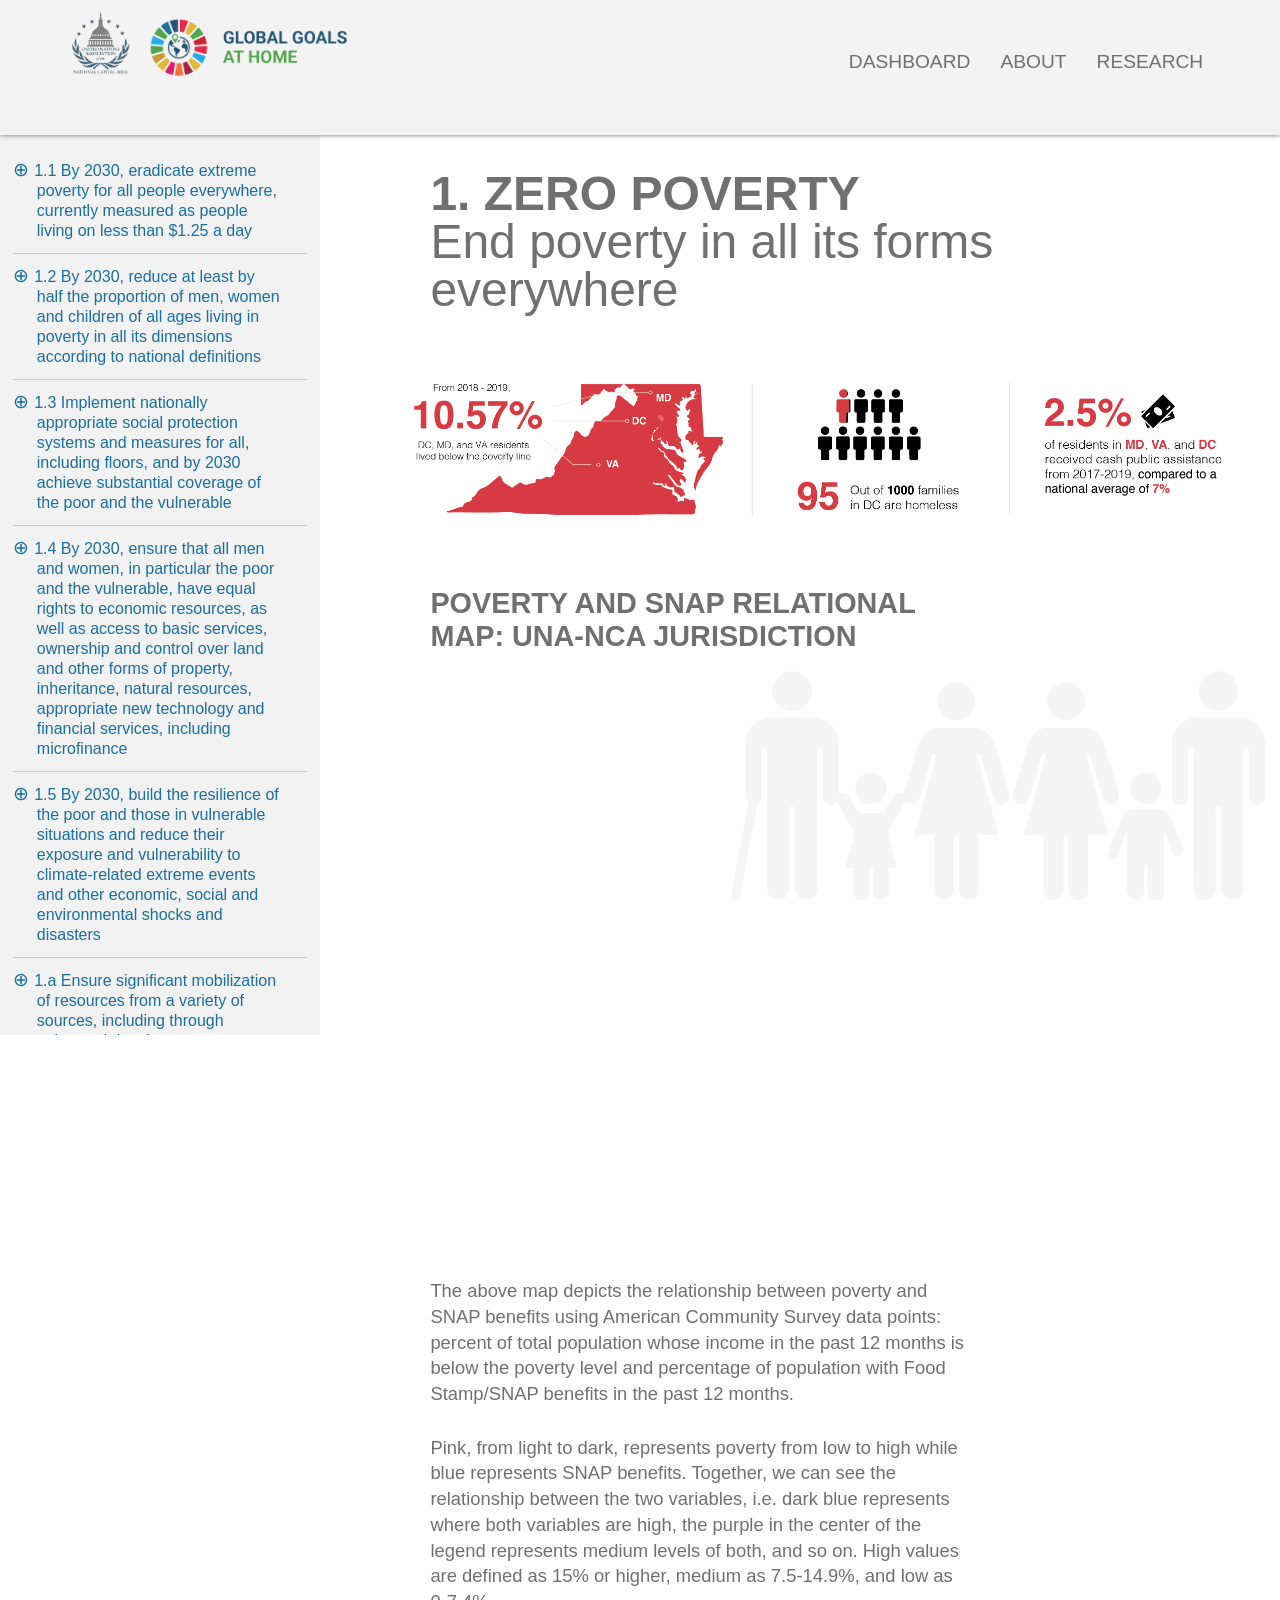
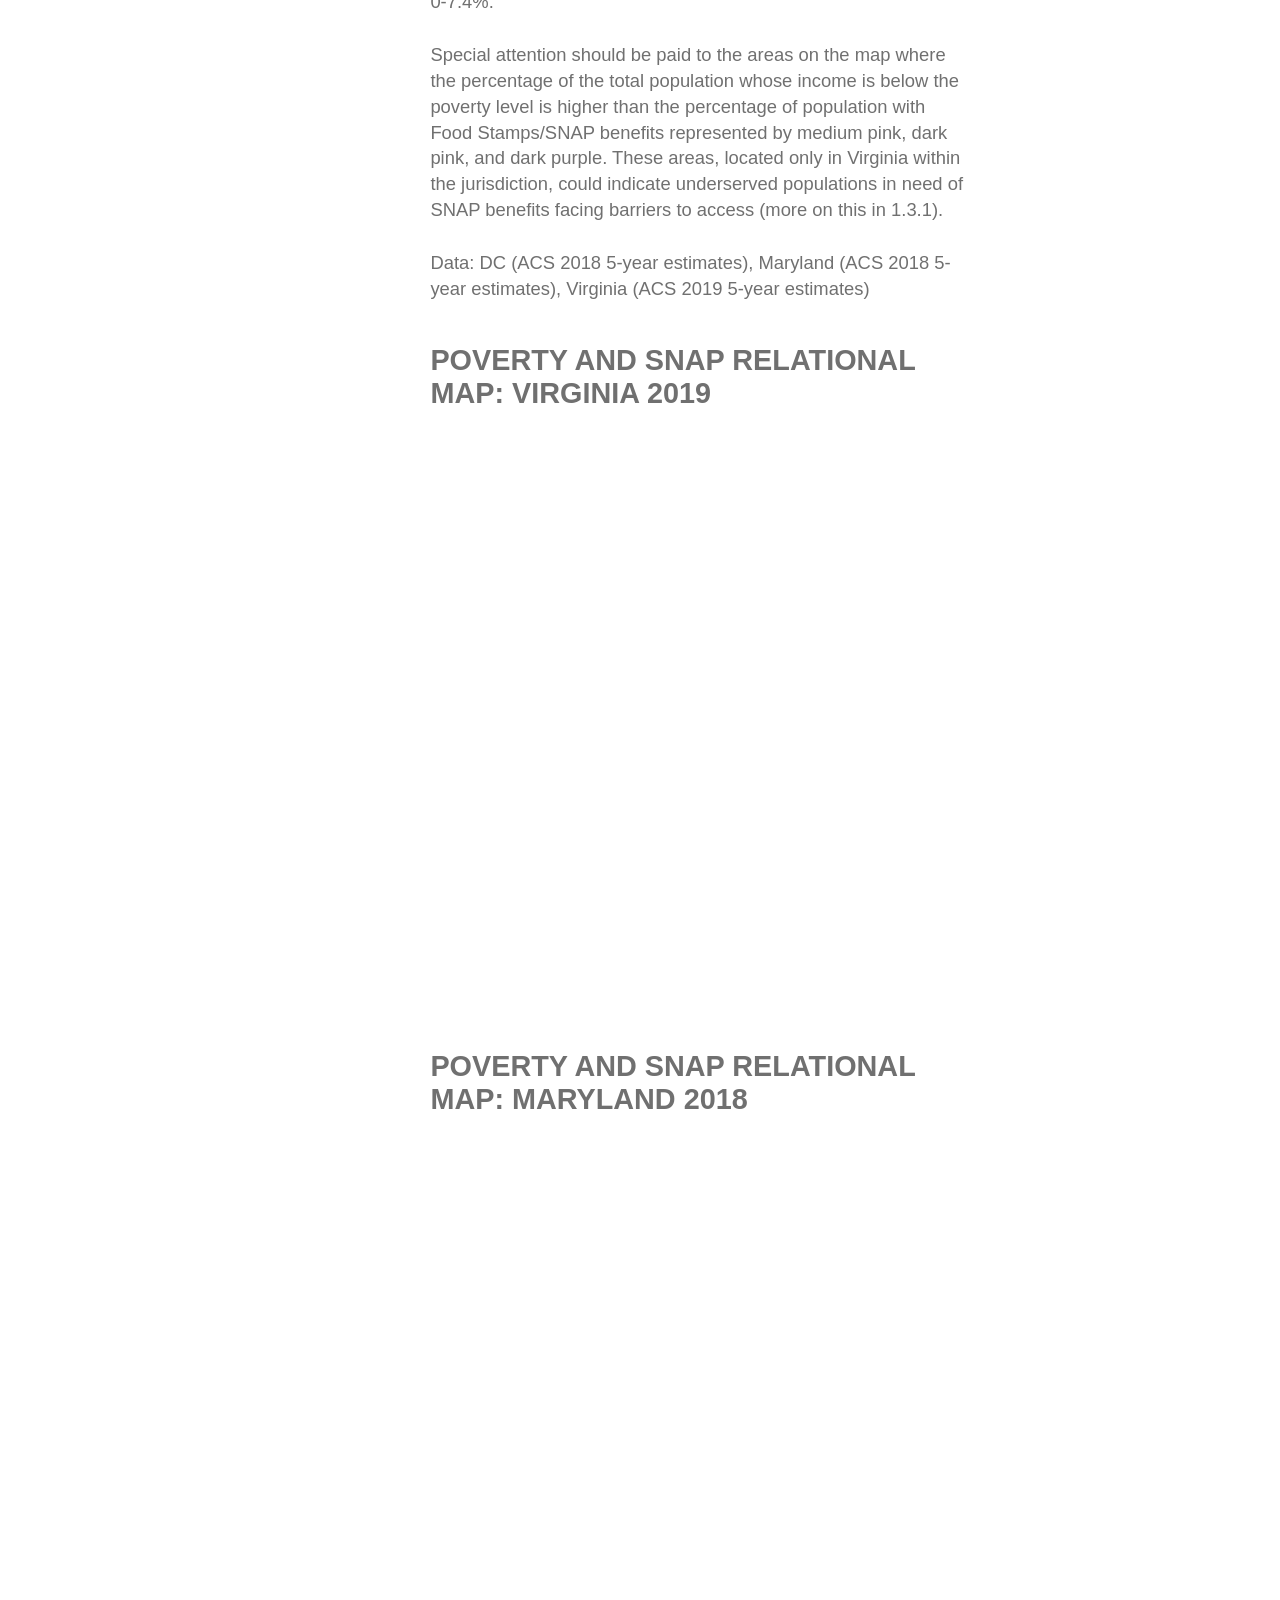
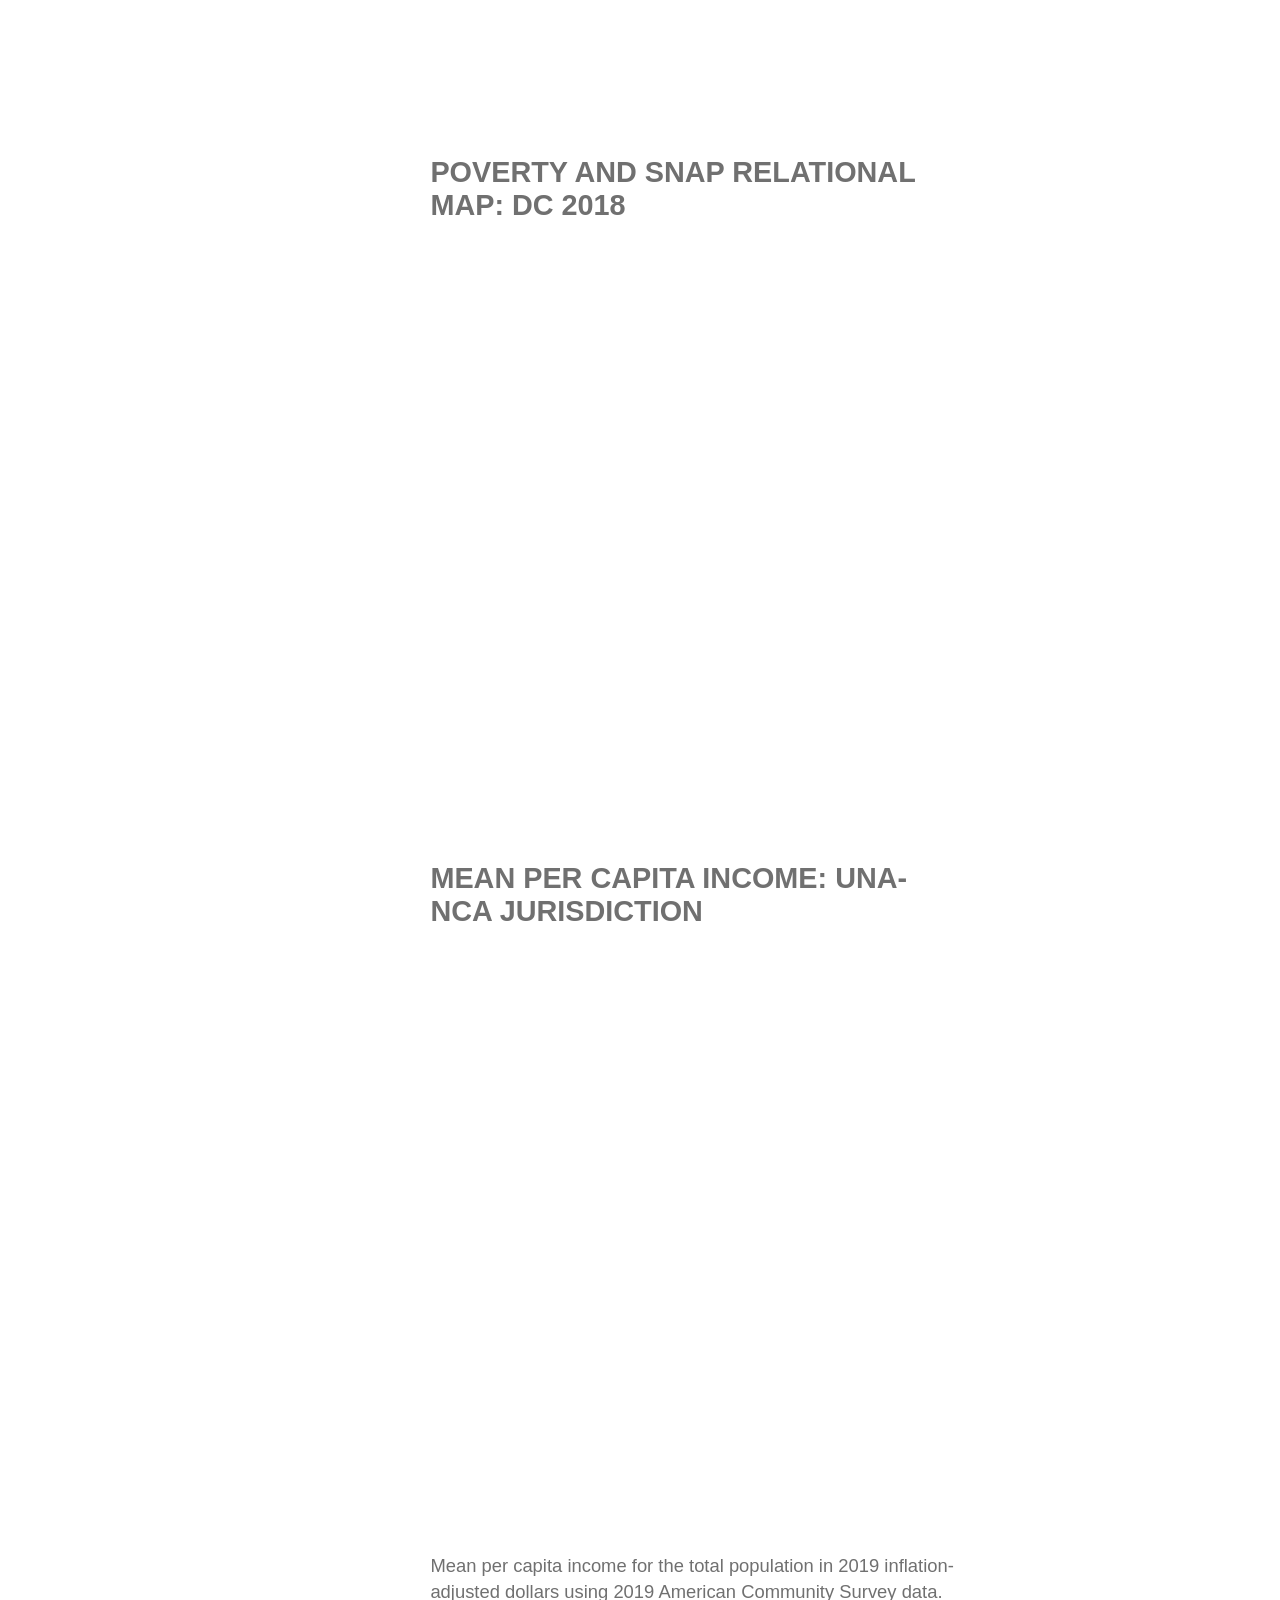
<file: goal1/index.html>
<!DOCTYPE html>
<html>
  <head>
    <meta charset="utf-8">
    <title>Goal 1 | SDG Dashboard</title>
    <link rel="stylesheet" href="../insidestyle.css">
  </head>
  <body>
    <div id="background">
      <div id="header">
        <div id="logos">
          <a href="http://www.unanca.org"><img src="../img/unanca-logo.jpg" alt="The United Nations Association Presents" id="unanca"></a>
          <a href="../index.html"><img src="../img/globaltolocallogo.png" alt="From Global to Local: Bringing the SDGs Home" id="globaltolocal"></a>
        </div>
        <div id="nav">
          <a href="../index.html">Dashboard</a>
          <a href="../about.html">About</a>
          <a href="../research.html">Research</a>
        </div>
      </div>
      <div id="goalcontent">

      <div id="goalmain">
        <h1><strong>1. Zero Poverty</strong><br>End poverty in all its forms everywhere</h1>
        <img src="img/goal1-header.png" class="leadimg" alt="from 2018-2019, 10.57% DMV residents lived below the poverty line. 95 out of 1000 families in DC are homeless. 2.5% or DMV residents received public cash assistance 2017-2019, compared to national average of 7%">
      <div id="content">
<h2>Poverty and SNAP Relational Map: UNA-NCA Jurisdiction</h2>
<iframe frameborder="0" scrolling="no" marginheight="0" marginwidth="0" title="SNAP x Poverty DMV Map" src="//americanu.maps.arcgis.com/apps/Embed/index.html?webmap=016121750a8c4338a6e2ed87169b31dc&extent=-85.913,34.1611,-73.2238,40.8464&home=true&zoom=true&previewImage=false&scale=true&legend=true&disable_scroll=false&theme=light"></iframe>
<p>
  The above map depicts the relationship between poverty and SNAP benefits using American Community Survey data points: percent of total population whose income in the past 12 months is below the poverty level and percentage of population with Food Stamp/SNAP benefits in the past 12 months. </p>
<p>Pink, from light to dark, represents poverty from low to high while blue represents SNAP benefits. Together, we can see the relationship between the two variables, i.e. dark blue represents where both variables are high, the purple in the center of the legend represents medium levels of both, and so on. High values are defined as 15% or higher, medium as 7.5-14.9%, and low as 0-7.4%.</p>
<p>Special attention should be paid to the areas on the map where the percentage of the total population whose income is below the poverty level is higher than the percentage of population with Food Stamps/SNAP benefits represented by medium pink, dark pink, and dark purple. These areas, located only in Virginia within the jurisdiction, could indicate underserved populations in need of SNAP benefits facing barriers to access (more on this in 1.3.1). </p>
<p>Data: DC (ACS 2018 5-year estimates), Maryland (ACS 2018 5-year estimates), Virginia (ACS 2019 5-year estimates)</p>
<h2>Poverty and SNAP Relational Map: Virginia 2019</h2>
<iframe frameborder="0" scrolling="no" marginheight="0" marginwidth="0" title="SNAP x Poverty Virginia Map" src="//americanu.maps.arcgis.com/apps/Embed/index.html?webmap=5a597decc3d84af0a814c1dfc30ca0ab&extent=-85.4816,33.8189,-72.7924,40.5335&home=true&zoom=true&previewImage=false&scale=true&legend=true&disable_scroll=false&theme=light"></iframe>
<h2>Poverty and SNAP Relational Map: Maryland 2018</h2>
<iframe frameborder="0" scrolling="no" marginheight="0" marginwidth="0" title="SNAP x Poverty Maryland Map" src="//americanu.maps.arcgis.com/apps/Embed/index.html?webmap=0173c063890040839c01b1534be272a7&extent=-80.6717,36.7554,-74.327,40.0602&home=true&zoom=true&previewImage=false&scale=true&legend=true&disable_scroll=false&theme=light"></iframe>
<h2>Poverty and SNAP Relational Map: DC 2018</h2>
<iframe frameborder="0" scrolling="no" marginheight="0" marginwidth="0" title="SNAP x Poverty DC Map" src="//americanu.maps.arcgis.com/apps/Embed/index.html?webmap=40fbaab50e554d299a3d8cd44ab57419&extent=-77.4161,38.7404,-76.623,39.1505&home=true&zoom=true&previewImage=false&scale=true&legend=true&disable_scroll=false&theme=light"></iframe>
<h2>Mean Per Capita Income: UNA-NCA Jurisdiction</h2>
<iframe frameborder="0" scrolling="no" marginheight="0" marginwidth="0" title="Mean Per Capita Income All" src="//americanu.maps.arcgis.com/apps/Embed/index.html?webmap=298e3f4daa69419da7f76225c989c515&extent=-85.718,35.0073,-73.0288,41.6193&home=true&zoom=true&previewImage=false&scale=true&legend=true&disable_scroll=false&theme=light"></iframe>
<p>Mean per capita income for the total population in 2019 inflation-adjusted dollars using 2019 American Community Survey data.</p>
      </div>
    </div>
    <img src="../img/gray-goal-01.png" alt="" id="goalicon">


    <div id="goalnav">
      <div>
      <div class="togglecontainer">
        <input id="1.1" class="toggle" type="checkbox">
        <label for="1.1" class="target">1.1 By 2030, eradicate extreme poverty for all people everywhere, currently measured as people living on less than $1.25 a day</label>
        <div class="collapsible">
        <div class="indicatorlist">
          <a href="1-1-1.html"> 1.1.1 Proportion of the population living below the international poverty line by sex, age, employment status and geographic location (urban/rural)</a>
        </div>
      </div>
    </div>
    <div class="togglecontainer">
      <input id="1.2" class="toggle" type="checkbox">
      <label for="1.2" class="target">1.2 By 2030, reduce at least by half the proportion of men, women and children of all ages living in poverty in all its dimensions according to national definitions	</label>
      <div class="collapsible">
        <div class="indicatorlist">
          <a href="1-2-1.html"> 1.2.1 Percent of population living below the national poverty line, by sex and age</a>
          <a href="1-2-2.html">  1.2.2 Proportion of men, women and children of all ages living in poverty in all its dimensions according to national definitions</a>
        </div>
      </div>
    </div>
    <div class="togglecontainer">
      <input id="1.3" class="toggle" type="checkbox">
      <label for="1.3" class="target">1.3 Implement nationally appropriate social protection systems and measures for all, including floors, and by 2030 achieve substantial coverage of the poor and the vulnerable</label>
      <div class="collapsible">
        <div class="indicatorlist">
          <a href="1-3-1.html"> 1.3.1 Proportion of population covered by social protection floors/systems, by sex, distinguishing children, unemployed persons, older persons, persons with disabilities, pregnant women, newborns, work-injury victims and the poor and the vulnerable</a>
        </div>
      </div>
    </div>

    <div class="togglecontainer">
      <input id="1.4" class="toggle" type="checkbox">
      <label for="1.4" class="target">1.4 By 2030, ensure that all men and women, in particular the poor and the vulnerable, have equal rights to economic resources, as well as access to basic services, ownership and control over land and other forms of property, inheritance, natural resources, appropriate new technology and financial services, including microfinance</label>
      <div class="collapsible">
        <div class="indicatorlist">
          <a href="1-4-1.html">1.4.1 Proportion of population living in households with access to basic services</a>
          <a href="1-4-2.html">1.4.2 Proportion of total adult population with secure tenure rights to land, (a) with legally recognized documentation, and (b) who perceive their rights to land as secure, by sex and type of tenure</a>
        </div>
      </div>
    </div>

    <div class="togglecontainer">
      <input id="1.5" class="toggle" type="checkbox">
      <label for="1.5" class="target">1.5 By 2030, build the resilience of the poor and those in vulnerable situations and reduce their exposure and vulnerability to climate-related extreme events and other economic, social and environmental shocks and disasters</label>
      <div class="collapsible">
        <div class="indicatorlist">
          <a href="1-5-1.html">1.5.1 Number of deaths, missing persons and directly affected persons attributed to disasters per 100,000 population</a>
          <a href="1-5-2.html">1.5.2 Direct economic loss attributed to disasters in relation to global gross domestic product (GDP)</a>
          <a href="1-5-3.html">1.5.3 Number of countries that adopt and implement national disaster risk reduction strategies in line with the Sendai Framework for Disaster Risk Reduction 2015–2030</a>
          <a href="1-5-4.html">1.5.4 Proportion of local governments that adopt and implement local disaster risk reduction strategies in line with national disaster risk reduction strategies</a>
        </div>
      </div>
    </div>

    <div class="togglecontainer">
      <input id="1.a" class="toggle" type="checkbox">
      <label for="1.a" class="target">1.a Ensure significant mobilization of resources from a variety of sources, including through enhanced development cooperation, in order to provide adequate and predictable means for developing countries, in particular least developed countries, to implement programmes and policies to end poverty in all its dimensions</label>
      <div class="collapsible">
        <div class="indicatorlist">
          <a href="1-a-1.html">1.a.1 Total official development assistance grants from all donors that focus on poverty reduction as a share of the recipient country’s gross national income</a>
          <a href="1-a-2.html">1.a.2 Proportion of total government spending on essential services (education, health and social protection)</a>
        </div>
      </div>
    </div>

    <div class="togglecontainer" id="finaltoggle">
      <input id="1.b" class="toggle" type="checkbox">
      <label for="1.b" class="target">1.b Create sound policy frameworks at the national, regional and international levels, based on pro-poor and gender-sensitive development strategies, to support accelerated investment in poverty eradication actions</label>
      <div class="collapsible">
        <div class="indicatorlist">
          <a href="/1-b-1.html">1.b.1 Pro-poor public social spending</a>
        </div>
      </div>
      <br>
      <br>
    </div>
  </div>
  </div>
  </div>
  </div>
  </body>
</html>
</file>
<file: insidestyle.css>
*{
  box-sizing: border-box;
}
  body{
  background-color: white;
  background-size: contain;
  font-family: 'Roboto', Helvetica, Arial, sans-serif;
  max-width: 100vw;
  overflow-x: hidden;
}
#goalicon{
  z-index: -1;
  position: fixed;
  bottom: 0;
  right: -3%;
  width: 50vw;
  opacity: .4;
}
.embed-container{
  z-index: 2;
  position: relative;
}
a{
  text-decoration: none;
  color:#196FA1;
}
#background{
  margin: 0;
}
#header{
  margin: 0;
  padding: 0 5vw 0 5vw;
  display: flex;
  flex-direction: row;
  justify-content: space-between;
  background-color: #F3F3F3;
  box-shadow: 0 0 5px #707070;
  height: 15vh;
  z-index: 10;
  position: fixed;
  top:0;
  left: 0;
  right: 0;
}
#logos{
  display: flex;
  flex-direction: row;
  justify-content: flex-start;
}
#header img{
  display: inline;
}
#globaltolocal{
  margin-left: -1vw;
  margin-top: -.5vw;
  height: 8vw;
}
#unanca{
  mix-blend-mode: darken;
  width: 5.7vw;
  height: 5.7vw;
  margin-top: .7vw;
}
#nav{
  width: 100%;
  margin-top: 4vw;
  text-align: right;
}
#nav a{
  margin: 1vw;
  font-size: 1.2rem;
  text-transform: uppercase;
  text-decoration: none;
  color: #707070;
}
p, ul{
  font-size: 1.15rem;
  color: #707070;
  line-height: 1.4em;
  margin-top: .5em;
}
h1{
  font-size: 3rem;
  color: #707070;
  font-weight: 300;
  line-height: 1em;
  margin: 2vw 8vw 2vw 8vw;
}
h1 strong{
  text-transform: uppercase;
}
h1 i{
  font-weight: 400;
  font-style: normal;
}
h2{
  font-size: 1.8rem;
  text-transform:uppercase;
  color: #707070;
  position: relative;
  margin-bottom: .5em;
}

h3{
  font-size: 1.2rem;
  font-style: italic;
  color:#707070;
  line-height: 1.05em;
  margin-top: 0.5em;
  margin-bottom: 0;
  font-weight: 500;
}

/*goal colors*/
.goal1{
  background-color: #e5243b;
}
.goal2{
  background-color: #cc9935;
}
.goal3{
  background-color: #4c9F38;
}
.goal4{
  background-color: #C5192D;
}
.goal5{
  background-color: #FF3A21;
}
.goal6{
  /*background-color: #26BDE2;*/
  background-color: #23abcc;
}
.goal7{
/*  background-color: #FCC30B;*/
  background-color: #ccab08;
}
.goal8{
  background-color: #A21942;
}
.goal9{
  background-color: #FD6925;
}
.goal10{
  background-color: #DD1367;
}
.goal11{
  /*background-color: #FD9D24;*/
  background-color: #d9851e;
}
.goal12{
/*  background-color: #BF8B2E;*/
  background-color: #b3812b;
}
.goal13{
  background-color: #3F7E44;
}
.goal14{
  background-color: #0A97D9;
}
.goal15{
  /*background-color: #56C02B;*/
  background-color: #4fb327;
}
.goal16{
  background-color: #00689D;
}
.goal17{
  background-color: #19486A;
}


#goalnav{
  max-height: 100vh;
  position: fixed;
  left:0;
  top: 0;
  width: 25vw;
  overflow-y: scroll;
  margin-top: 15vh;
  padding: 1vw;
  background-color: #F2F2F2;
}
#goalmain{
  margin-top: 15vh;
  padding-top: 1vh;
  margin-left: 25vw;
  position: static;
  min-height: 100vh;
  z-index: 3;
}
#quickfacts{
  width: 61.6vw;
  display: grid;
  grid-template-columns: 20vw 20vw 20vw;
  grid-gap: .8vw;
  margin: .4vw 8vw 2vw 8vw;
}
.fact{
  width: 20vw;
  height: 20vw;
  display: FLEX;
  flex-direction: row;
  justify-content: center;
}
.fact p{
  color: white;
  font-size:1.2rem;
  margin: 1vw;
}
.body{
  grid-column: 1/2;
  width: 45vw;
}
/*.text{
align-self: flex-start;
}*/
.number span{
  font-size: 5rem;
  display: block;
  line-height: .5em;
}
.number, .text{
  text-align: center;
  font-size:1.5rem;
  align-self: center;
}
#content{
  margin-left: 8vw;
  display: grid;
  grid-template-columns: 42vw 20vw;
  grid-column-gap: 3vw;
}
.columnimg{
  width: 20vw;
  grid-column: 2/3;
  grid-row: span 2;
}
.graph{
  background-color: white;
  padding: 15px 75px;
  width: 42vw;
  max-width: 42vw;
  margin: 1vw 0;
}
.leadimg{
  width: 75vw;
  padding-left: 2vw;
  grid-column: 1/3;
}
#content p, #content h2, #content ul, #content h3, #content .togglecontainer, #content iframe, blockquote{
  grid-column: 1/2;
}
.togglecontainer img{
  width: 45vw;
}
#content .togglecontainer{
  background-color: white;
}
#content label{
  background-color: white;
  padding-left: 1vw;
}
iframe{
  width: 45vw;
  grid-column: 1/2;
  margin: 1vw 0;
  height: 45vw;
}
/*state toggle*/
.state{
  font-size: 1rem;
  text-indent: -1.5rem;
  font-weight: 400;
  color: #196FA1;
  line-height: 1.25em;
  padding: .75rem 0;
  margin: 0 1.5rem;
  grid-row: 1/2;
}
.attribution{
  margin-left: 10rem;
  grid-column: 1/2;
  font-size: 1.15rem;
}
blockquote{
  margin-left: 0;
  font-size: 1.3rem;
  text-indent: -.25rem;
  font-style: italic;
  color: #707070;
}
.statecontainer{
  grid-column: 1/2;
  background-color: white;
  display: grid;
  grid-template-columns: 1fr 1fr 1fr 4fr;
}
#finaltoggle{
  border-bottom: none;
  padding-bottom: 5vw;
}

.statetoggle{
position: fixed;
left: -200px;
}

.statecollapsible{
  max-height: 0;
  overflow: hidden;
  opacity:0;
  transition: opacity .5s;
  grid-column: 1/5;
  grid-row: 2/3;
}
.statetoggle:checked + .state + .statecollapsible{
  max-height: 100vh;
  transition: opacity .5s;
  opacity: 100%;
}
.statetoggle:checked + .state{
  font-weight: bold;
}
.dc:after{
  content: "";
  background-image: url('img/dc.png');
  display: inline-block;
  margin-left: .25rem;
  width: 1rem;
  height: 1rem;
  background-size: contain;
}
.md:after{
  content: "";
  background-image: url('img/md.png');
  display: inline-block;
  margin-left: .25rem;
  width: 1rem;
  height: 1rem;
  background-size: contain;
}
.va:after{
  content: "";
  background-image: url('img/va.png');
  display: inline-block;
  margin-left: .25rem;
  width: 1rem;
  height: 1rem;
  background-size: contain;
}
/*target/indicator toggle*/

.target{
  font-size: 1rem;
  text-indent: -1.5rem;
  font-weight: 500;
  color: #196FA1;
  line-height: 1.25em;
  display: block;
  padding: .75rem 0;
  margin: 0 1.5rem;
}
.togglecontainer{
  border-bottom: 1px solid #cccccc;
}
#finaltoggle{
  border-bottom: none;
  padding-bottom: 5vw;
}
.target:before{
  content: "⊕ ";
  font-weight: 400;
  font-size: 1.2rem;
  transition-duration: .05s;
}
.toggle:checked + .target:before{
  content: "⊖ ";
  font-weight: 400;
  transition-duration: .05s;
}
.toggle{
position: fixed;
left: -200px;
}
.collapsible{
  max-height: 0;
  overflow: hidden;
  transition-duration:.25s;
  transition-delay: .25s;
}
.indicatorlist{
  margin: -.5rem 1.5rem 1rem 1.5rem;
  padding-left: 1rem;
  border-left: 1px solid #196FA1;
}
.indicatorlist a{
  display: block;
  margin-top: 1rem;
  color: #196FA1;
  text-decoration: none;
}
.toggle:checked + .target + .collapsible{
  max-height: 100vh;
  transition-duration: .25s;
}
.toggle:checked + .target{
  margin-bottom: 0;
  transition-duration: .25s;
}
#breadcrumb{
  font-size: 1.5rem;
  text-transform: uppercase;
  font-weight: bold;
}
#proxyindicators a{
  display: block;
  font-size: 1.3rem;
  margin-top: 1vw;
  color: #196FA1;
  text-decoration: none;
  font-weight: 500;
}
#proxyindicators div{
  margin: 0 0 1vw 0;
  padding-left: 1vw;
  border-left: 1px solid #196FA1;
}
@media (max-width:899px){
  body{
    max-height: none;
  }
  #background{
    max-height: none;
  }
  #goalcontent{
    max-height: none;
    position: static;
    display: block;
  }
  #goalnav{
    position: static;
    width: 100vw;
    max-width: 100vw;
    padding: 5vw;
    max-height: none;
  }
  #goalmain{
    position: static;
    width: 100vw;
    margin-left: 0;
    top: 15vh;
    max-height: none;
  }
  #content{
    display: block;
    width: 80vw;
  }
  .columnimg{
    width: 80vw;
  }
  .leadimg{
    width: 80vw;
  }
  #quickfacts{
    width: 80vw;
    grid-template-columns: 26vw 26vw 26vw;
    grid-gap: 1vw;
  }
  .fact{
    height: 26vw;
    width: 26vw;
    overflow-y: scroll;
    overflow-x: hidden;
  }
  .fact p{
    font-size: 1rem;
    margin: 2vw;
  }
  .number span{
    font-size: 3rem;
  }
  #header{
    display: block;
  }
  #nav{
    width: 90vw;
    margin: 0;
    text-align: center;

  }
  #nav a{
    font-size: .8rem;
  }
  #logos{
    width: 90vw;
    height: 10vh;
    justify-content:center;
  }
  #unanca{
    width: 8vh;
    height: 8vh;
    margin-top: .8vh;
  }
  #globaltolocal{
    height: 10vh;
  }
  h1{
    max-width: 80vw;
    font-size: 2.4rem;
  }
}
</file>
